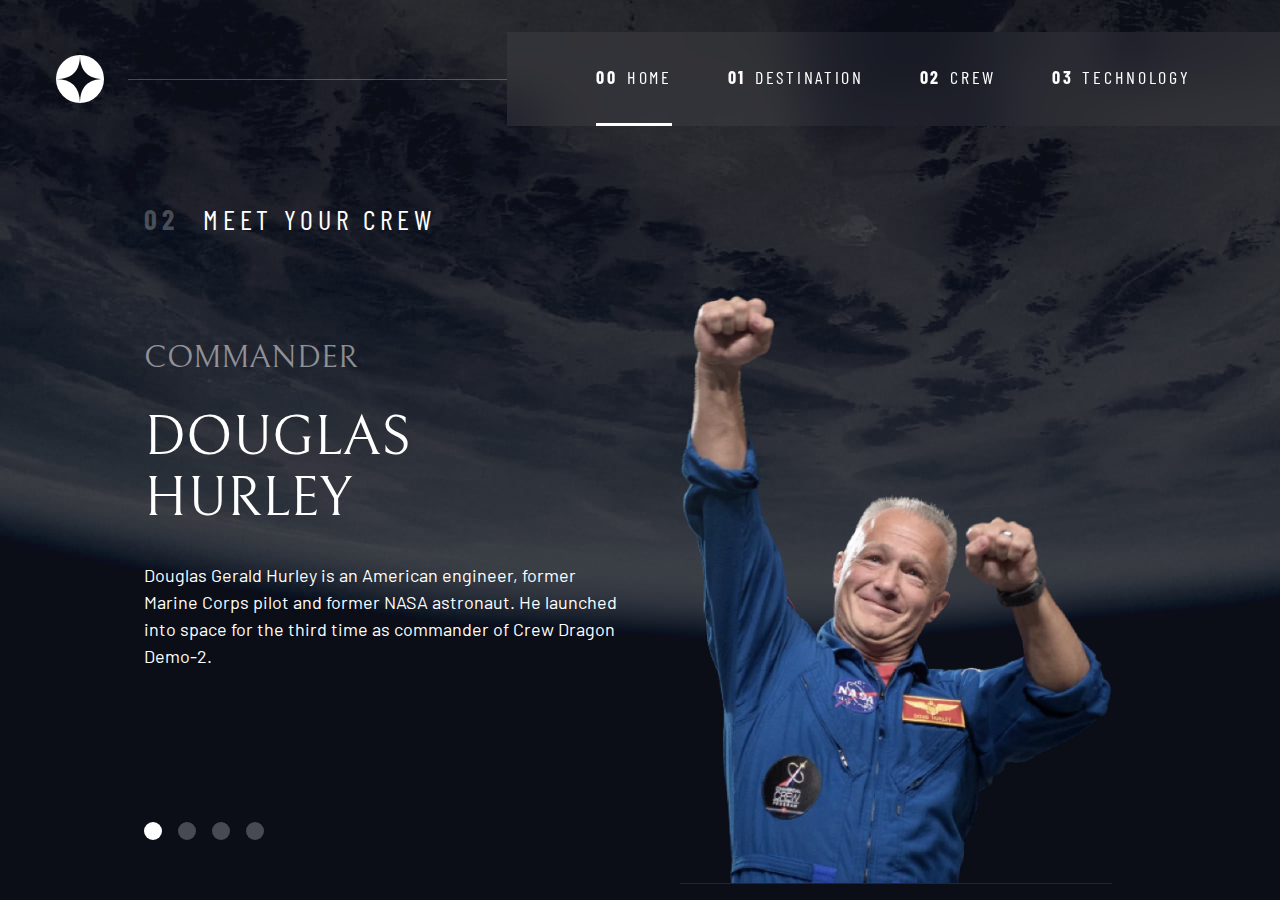
<file: space-tourism-website-main/space-tourism-website-main/starter-code/crew.html>
<!DOCTYPE html>
<html lang="en">
<head>
  <meta charset="UTF-8">
  <meta name="viewport" content="width=device-width, initial-scale=1.0">
  <link rel="preconnect" href="https://fonts.googleapis.com">
  <link rel="preconnect" href="https://fonts.gstatic.com" crossorigin>
  <link href="https://fonts.googleapis.com/css2?family=Barlow+Condensed:wght@400;700&family=Bellefair&family=Barlow:wght@400;700&display=swap" rel="stylesheet">
  <link rel="stylesheet" href="index.css">
  <link rel="icon" type="image/png" sizes="32x32" href="./assets/favicon-32x32.png">
  
  <title>Frontend Mentor | Space tourism website</title>
  <script src="navigation.js" defer></script>
  <script src="tabs.js" defer></script>
</head>

<body class="crew">
  <a class="skip-to-content" href="#main">Skip to content</a>
  <header class="primary-header flex">
    <div>
      <img src="./assets/shared/logo.svg" alt="spaces tourism logo" class="logo">
    </div>
    <!-- hamburger menu -->
    <button class="mobile-nav-toggle "  aria-controls="primary-navigation"><span class="sr-only" aria-expanded="false">Menu</span></button>
    <!-- <button class="mobile-nav-toggle-x x"  aria-controls="primary-navigation"><span class="sr-only" aria-expanded="false">Menu</span></button> -->
    
     <nav >
      <ul id="primary-navigation" data-visiblity="false" class="primary-navigation  underline-indicators flex" >
        <li class="active"><a class="ff-sans-cond uppercase text-white letter-spacing-2" href="index.html"><span aria-hidden="true">00</span>Home</a></li>
        <li><a class="ff-sans-cond uppercase text-white letter-spacing-2" href="destination.html"><span aria-hidden="true">01</span>Destination</a></li>
        <li><a class="ff-sans-cond uppercase text-white letter-spacing-2" href="crew.html"><span aria-hidden="true">02</span>Crew</a></li>
        <li><a class="ff-sans-cond uppercase text-white letter-spacing-2" href="technology.html"><span aria-hidden="true">03</span>Technology</a></li>
      </ul>
      </nav> 

    </header>
    <main id="main" class="grid-container grid-container--crew flow">
      <h1 class="numbered-title"><span aria-hidden="true">02</span> Meet your crew</h1>
      <!-- Dots -->
      <div class="dot-indicators flex "  role="tablist" aria-label="Crew list">
        <button  aria-selected="true" role="tab" aria-controls="commander-tab" tabindex="0" data-image="commander-image"><span class="sr-only">The Commander</span></button>
        <button aria-selected="false" role="tab" aria-controls="mission-tab" tabindex="-1" data-image="mission-image"><span class="sr-only">The Mission Specialist </span></button>
        <button aria-selected="false" role="tab" aria-controls="pilot-tab" tabindex="-1" data-image="pilot-image"><span class="sr-only">The Pilot</span></button>
        <button aria-selected="false" role="tab" aria-controls="engineer-tab"tabindex="-1" data-image="engineer-image"><span class="sr-only">The Flight Engineer</span></button>
    </div>
    
    <!-- article -->
    <!-- douglas hurley -->
    <article class="crew-details flow" tabindex="0" role="tabpanel" id="commander-tab">
      <h2 class="fs-600 ff-serif uppercase">Commander</h2>
      <p class="fs-700 uppercase ff-serif">Douglas Hurley</p>

      <p>Douglas Gerald Hurley is an American engineer, former Marine Corps pilot 
        and former NASA astronaut. He launched into space for the third time as 
        commander of Crew Dragon Demo-2.
      </p>
    </article>

    <!--Mark Shuttleworth  -->
    <article hidden class="crew-details flow" tabindex="0" role="tabpanel" id="mission-tab">
      <h2 class="fs-600 ff-serif uppercase">Mission Specialist</h2>
      <p class="fs-700 uppercase ff-serif">Mark Shuttleworth</p>

      <p>Mark Richard Shuttleworth is the founder and CEO of Canonical, the company behind 
        the Linux-based Ubuntu operating system. Shuttleworth became the first South 
        African to travel to space as a space tourist.
      </p>
    </article>

    <!--Victor Glover-->
    <article hidden class="crew-details flow" tabindex="0" role="tabpanel" id="pilot-tab">
      <h2 class="fs-600 ff-serif uppercase">Pilot</h2>
      <p class="fs-700 uppercase ff-serif">Victor Glover</p>

      <p>Pilot on the first operational flight of the SpaceX Crew Dragon to the 
        International Space Station. Glover is a commander in the U.S. Navy where 
        he pilots an F/A-18.He was a crew member of Expedition 64, and served as a 
        station systems flight engineer.
      </p>
    </article>

    <!--Anousheh Ansari-->
    <article  hidden class="crew-details flow" tabindex="0" role="tabpanel" id="engineer-tab">
      <h2 class="fs-600 ff-serif uppercase">Flight Engineer</h2>
      <p class="fs-700 uppercase ff-serif">Anousheh Ansari</p>

      <p>Anousheh Ansari is an Iranian American engineer and co-founder of Prodea Systems. 
        Ansari was the fourth self-funded space tourist, the first self-funded woman to 
        fly to the ISS, and the first Iranian in space. 
      </p>
    </article>

    <picture  id="commander-image">
      <source srcset="assets/crew/image-douglas-hurley.webp" type="image/webp">
      <img src="assets/crew/image-douglas-hurley.png" alt="Douglas Hurley">
    </picture>

    <picture hidden id="mission-image">
      <!-- <source srcset="assets/image-mark-shuttleworth.webp" type="image/webp"> -->
      <img src="assets/crew/image-mark-shuttleworth.png" alt="Mark Shuttleworth">
    </picture>

    <picture hidden id="pilot-image">
      <!-- <source srcset="assets/image-victor-glover.webp" type="image/webp"> -->
      <img src="assets/crew/image-victor-glover.png" alt="Victor Glover">
    </picture>

    <picture  hidden id="engineer-image">
      <!-- <source srcset="assets/image-anousheh-ansari.webp" type="image/webp"> -->
      <img src="assets/crew/image-anousheh-ansari.png" alt="-Anousheh Ansari">
    </picture>


    </main>
</body>
</html>
</file>
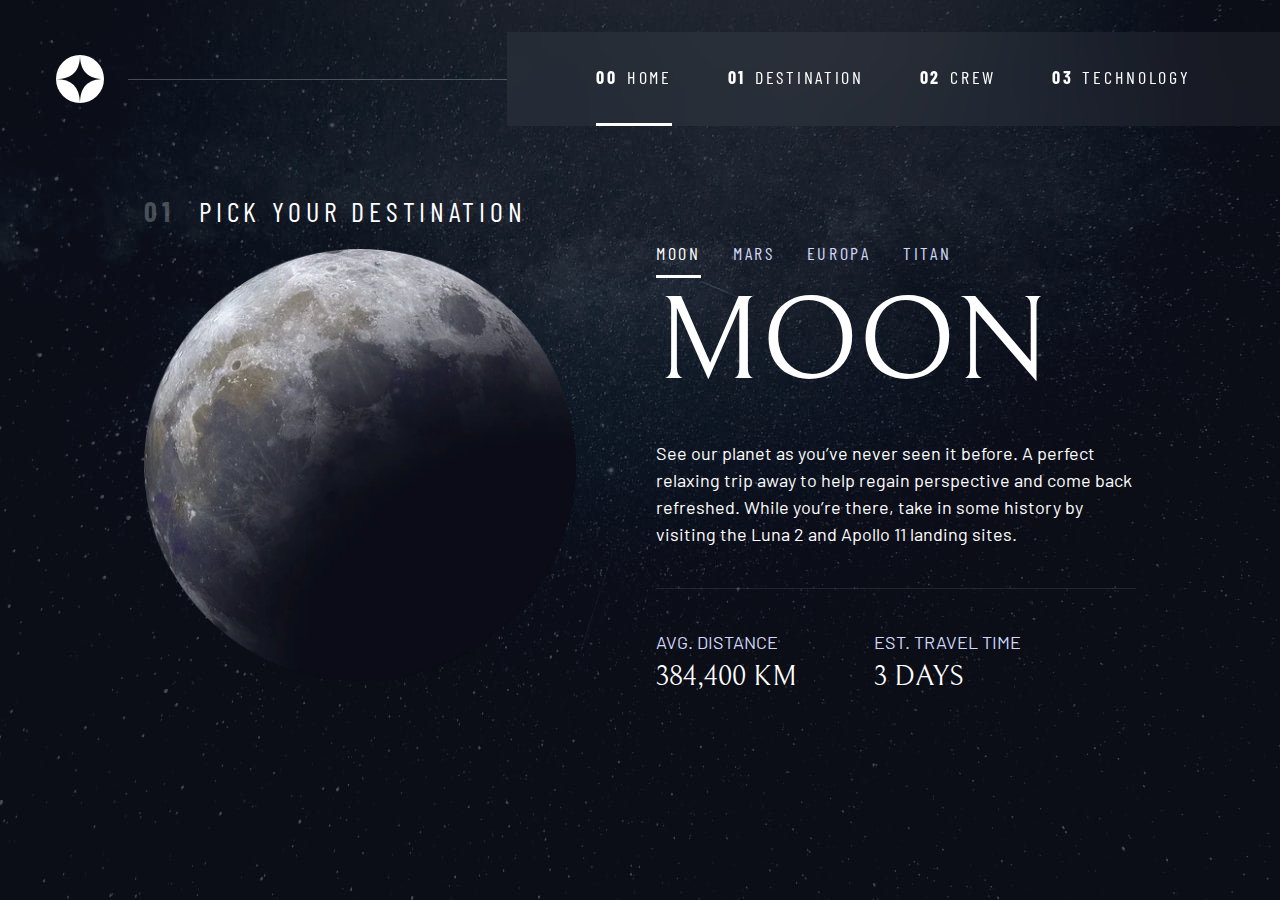
<file: space-tourism-website-main/space-tourism-website-main/starter-code/destination.html>
<!DOCTYPE html>
<html lang="en">
<head>
  <meta charset="UTF-8">
  <meta name="viewport" content="width=device-width, initial-scale=1.0">
  <link rel="preconnect" href="https://fonts.googleapis.com">
  <link rel="preconnect" href="https://fonts.gstatic.com" crossorigin>
  <link href="https://fonts.googleapis.com/css2?family=Barlow+Condensed:wght@400;700&family=Bellefair&family=Barlow:wght@400;700&display=swap" rel="stylesheet">
  <link rel="stylesheet" href="index.css">
  <link rel="icon" type="image/png" sizes="32x32" href="./assets/favicon-32x32.png">
  
  <title>Frontend Mentor | Space tourism website</title>
  <script src="navigation.js" defer></script>
  <script src="tabs.js" defer></script>
</head>

<body class="destination">
  <a class="skip-to-content" href="#main">Skip to content</a>
  <header class="primary-header flex">
    <div>
      <img src="./assets/shared/logo.svg" alt="spaces tourism logo" class="logo">
    </div>
    <!-- hamburger menu -->
    <button class="mobile-nav-toggle "  aria-controls="primary-navigation"><span class="sr-only" aria-expanded="false">Menu</span></button>
    <!-- <button class="mobile-nav-toggle-x x"  aria-controls="primary-navigation"><span class="sr-only" aria-expanded="false">Menu</span></button> -->
    
     <nav >
      <ul id="primary-navigation" data-visiblity="false" class="primary-navigation  underline-indicators flex" >
        <li class="active"><a class="ff-sans-cond uppercase text-white letter-spacing-2" href="index.html"><span aria-hidden="true">00</span>Home</a></li>
        <li><a class="ff-sans-cond uppercase text-white letter-spacing-2" href="destination.html"><span aria-hidden="true">01</span>Destination</a></li>
        <li><a class="ff-sans-cond uppercase text-white letter-spacing-2" href="crew.html"><span aria-hidden="true">02</span>Crew</a></li>
        <li><a class="ff-sans-cond uppercase text-white letter-spacing-2" href="technology.html"><span aria-hidden="true">03</span>Technology</a></li>
      </ul>
      </nav>  
    <!-- my::after is here -->
</header>

<main id="main" class="grid-container grid-container--destination">
  <h1 class="numbered-title"><span aria-hidden="true">01</span> Pick your destination</h1>

  <picture id="moon-image">
    <source srcset="assets/destination/image-moon.webp" type="image/webp">
    <img src="assets/destination/image-moon.png" alt="the moon">
  </picture>
  <picture hidden id="mars-image">
    <source srcset="assets/destination/image-mars.webp" type="image/webp">
    <img src="assets/destination/image-mars.png" alt="the planet mars">
  </picture>
  <picture hidden id="europa-image">
    <source srcset="assets/destination/image-europa.webp" type="image/webp">
    <img src="assets/destination/image-europa.png" alt="the planet europa">
  </picture>
  <picture hidden id="titan-image">
    <source srcset="assets/destination/image-titan.webp" type="image/webp">
    <img src="assets/destination/image-titan.png" alt="the moon titan">
  </picture>
  
  
  <div class="tab-list underline-indicators flex" role="tablist" aria-label="destination list">
      <button aria-selected="true" role="tab" aria-controls="moon-tab" class="uppercase ff-sans-cond text-accent letter-spacing-2" tabindex="0" data-image="moon-image">Moon</button>
      <button aria-selected="false" role="tab" aria-controls="mars-tab" class="uppercase ff-sans-cond text-accent letter-spacing-2" tabindex="-1" data-image="mars-image">Mars</button>
      <button aria-selected="false" role="tab" aria-controls="europa-tab" class="uppercase ff-sans-cond text-accent letter-spacing-2" tabindex="-1" data-image="europa-image">Europa</button>
      <button aria-selected="false" role="tab" aria-controls="titan-tab" class="uppercase ff-sans-cond text-accent letter-spacing-2" tabindex="-1" data-image="titan-image">Titan</button>
  </div>

  <!-- article -->
  <!-- moon -->
  <article class="destination-info flow" id="moon-tab" tabindex="0" role="tabpanel">
    <h1 class="fs-900 uppercase ff-serif text-white"> Moon </h1>

    <p>
      See our planet as you’ve never seen it before. A perfect relaxing trip away to help
      regain perspective and come back refreshed. While you’re there, take in some history
      by visiting the Luna 2 and Apollo 11 landing sites.
    </p>
  
    <div class="destination-meta flex">
      <div>
        <h2 class="text-accent fs-400 uppercase">Avg. distance</h2>
        <p class="ff-serif uppercase">384,400 km</p>
      </div>
      <div>
        <h2 class="text-accent fs-400 uppercase">Est. travel time</h2>
        <p class="ff-serif uppercase">3 days</p>
      </div>
    </div>
  </article>

  <!-- mars -->
  <article hidden class="destination-info flow" id="mars-tab" tabindex="0" role="tabpanel">
    <h1 class="fs-900 uppercase ff-serif text-white"> Mars </h1>

    <p>
      Don’t forget to pack your hiking boots. You’ll need them to tackle Olympus Mons, 
      the tallest planetary mountain in our solar system. It’s two and a half times 
      the size of Everest!
    </p>
  
    <div class="destination-meta flex">
      <div>
        <h2 class="text-accent fs-400 uppercase">Avg. distance</h2>
        <p class="ff-serif uppercase">225 mil. km</p>
      </div>
      <div>
        <h2 class="text-accent fs-400 uppercase">Est. travel time</h2>
        <p class="ff-serif uppercase">9 months</p>
      </div>
    </div>
  </article>
  <!-- europa -->
  <article hidden class="destination-info flow" id="europa-tab" tabindex="0" role="tabpanel">
    <h1 class="fs-900 uppercase ff-serif text-white"> Europa </h1>

    <p>
      The smallest of the four Galilean moons orbiting Jupiter, Europa is a 
      winter lover’s dream. With an icy surface, it’s perfect for a bit of 
      ice skating, curling, hockey, or simple relaxation in your snug 
      wintery cabin.
    </p>
  
    <div class="destination-meta flex">
      <div>
        <h2 class="text-accent fs-400 uppercase">Avg. distance</h2>
        <p class="ff-serif uppercase">628 mil. km</p>
      </div>
      <div>
        <h2 class="text-accent fs-400 uppercase">Est. travel time</h2>
        <p class="ff-serif uppercase">3 years</p>
      </div>
    </div>
  </article>
  <!-- titan -->
  <article hidden class="destination-info flow" id="titan-tab" tabindex="0" role="tabpanel">
    <h1 class="fs-900 uppercase ff-serif text-white"> Titan </h1>

    <p>
      The only moon known to have a dense atmosphere other than Earth, Titan 
      is a home away from home (just a few hundred degrees colder!). As a 
      bonus, you get striking views of the Rings of Saturn.
    </p>
  
    <div class="destination-meta flex">
      <div>
        <h2 class="text-accent fs-400 uppercase">Avg. distance</h2>
        <p class="ff-serif uppercase">1.6 bil. km</p>
      </div>
      <div>
        <h2 class="text-accent fs-400 uppercase">Est. travel time</h2>
        <p class="ff-serif uppercase">7 years</p>
      </div>
    </div>
  </article>



</main>

</body>
</html>
</file>
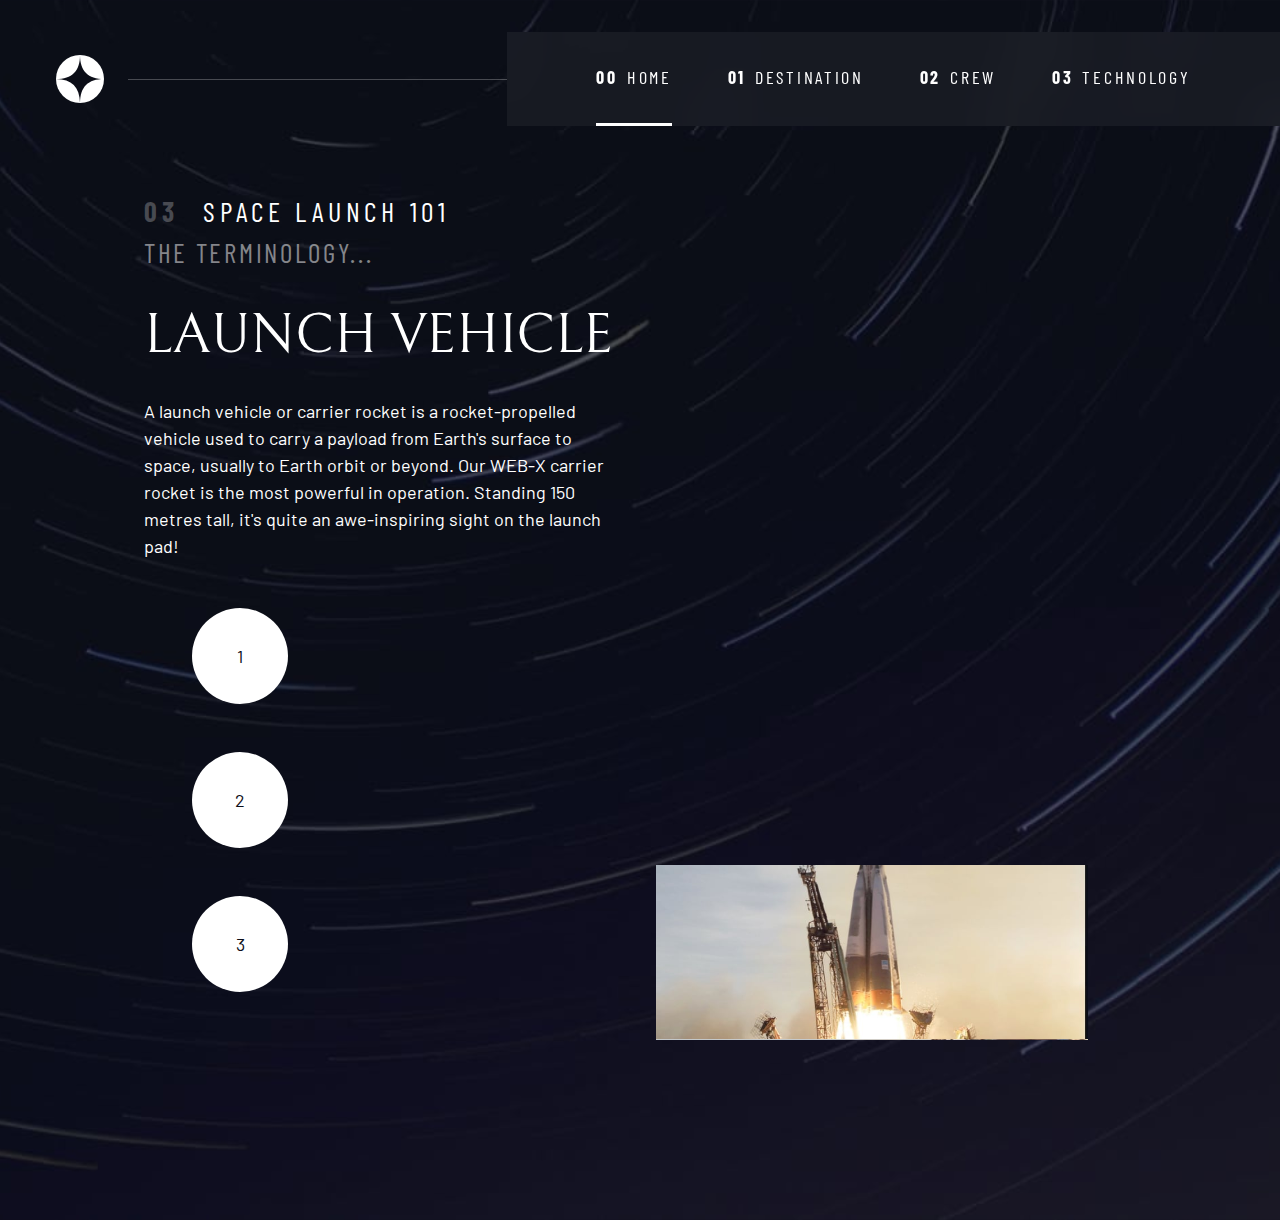
<file: space-tourism-website-main/space-tourism-website-main/starter-code/technology.html>
<!DOCTYPE html>
<html lang="en">
<head>
  <meta charset="UTF-8">
  <meta name="viewport" content="width=device-width, initial-scale=1.0">
  <link rel="preconnect" href="https://fonts.googleapis.com">
  <link rel="preconnect" href="https://fonts.gstatic.com" crossorigin>
  <link href="https://fonts.googleapis.com/css2?family=Barlow+Condensed:wght@400;700&family=Bellefair&family=Barlow:wght@400;700&display=swap" rel="stylesheet">
  <link rel="stylesheet" href="index.css">
  <link rel="icon" type="image/png" sizes="32x32" href="./assets/favicon-32x32.png">
  
  <title>Frontend Mentor | Space tourism website</title>
  <script src="navigation.js" defer></script>
  <script src="tabs.js" defer></script>
</head>
<body class="technology">
  <a class="skip-to-content" href="#main">Skip to content</a>
  <header class="primary-header flex">
    <div>
      <img src="./assets/shared/logo.svg" alt="spaces tourism logo" class="logo">
    </div>
    <!-- hamburger menu -->
    <button class="mobile-nav-toggle "  aria-controls="primary-navigation"><span class="sr-only" aria-expanded="false">Menu</span></button>
    <!-- <button class="mobile-nav-toggle-x x"  aria-controls="primary-navigation"><span class="sr-only" aria-expanded="false">Menu</span></button> -->
    
     <nav >
      <ul id="primary-navigation" data-visiblity="false" class="primary-navigation  underline-indicators flex" >
        <li class="active"><a class="ff-sans-cond uppercase text-white letter-spacing-2" href="index.html"><span aria-hidden="true">00</span>Home</a></li>
        <li><a class="ff-sans-cond uppercase text-white letter-spacing-2" href="destination.html"><span aria-hidden="true">01</span>Destination</a></li>
        <li><a class="ff-sans-cond uppercase text-white letter-spacing-2" href="crew.html"><span aria-hidden="true">02</span>Crew</a></li>
        <li><a class="ff-sans-cond uppercase text-white letter-spacing-2" href="technology.html"><span aria-hidden="true">03</span>Technology</a></li>
      </ul>
      </nav>  
    <!-- my::after is here -->
</header>

<main id="main" class="grid-container grid-container--technology">
  <h1 class="numbered-title"><span aria-hidden="true">03</span> Space launch 101</h1>

  <div class="number-indicators">
    <button aria-selected="true" role="tab" aria-controls="vehicle-tab" tabindex="0" data-image="commander-image" class="active">1</button>
    <button aria-selected="true" role="tab" aria-controls="vehicle-tab" tabindex="-1" data-image="commander-image" class="active">2</button>
    <button aria-selected="true" role="tab" aria-controls="vehicle-tab" tabindex="-1" data-image="commander-image" class="active">3</button>
</div>
  
<!-- article -->
<!-- launch vehicle -->
<article class="technology-details flow" tabindex="0" role="tabpanel" id="vehicle-tab">
  <h2 class="uppercase ff-sans-cond text-accent letter-spacing-2">The terminology...</h2>
  <p class="fs-700 uppercase ff-serif">Launch vehicle</p>

  <p>A launch vehicle or carrier rocket is a rocket-propelled vehicle used to carry a 
  payload from Earth's surface to space, usually to Earth orbit or beyond. Our 
  WEB-X carrier rocket is the most powerful in operation. Standing 150 metres tall, 
  it's quite an awe-inspiring sight on the launch pad!
  </p>  
</article>

<!-- spaceport -->
<article hidden class="technology-details flow" tabindex="0" role="tabpanel" id="spaceport-tab">
  <h2 class="uppercase ff-sans-cond text-accent letter-spacing-2">The terminology...</h2>
  <p class="fs-700 uppercase ff-serif">Spaceport</p>

  <p>A spaceport or cosmodrome is a site for launching (or receiving) spacecraft, 
    by analogy to the seaport for ships or airport for aircraft. Based in the 
    famous Cape Canaveral, our spaceport is ideally situated to take advantage 
    of the Earth’s rotation for launch.
  </p>  
</article>

<!-- capsule -->
<article hidden class="technology-details flow" tabindex="0" role="tabpanel" id="capsule-tab">
  <h2 class="uppercase ff-sans-cond text-accent letter-spacing-2">The terminology...</h2>
  <p class="fs-700 uppercase ff-serif">Capsule</p>

  <p>A space capsule is an often-crewed spacecraft that uses a blunt-body reentry 
    capsule to reenter the Earth's atmosphere without wings. Our capsule is where 
    you'll spend your time during the flight. It includes a space gym, cinema, 
    and plenty of other activities to keep you entertained.
  </p>  
</article>

<!-- picture -->
<picture>
  <img src="assets/technology/image-launch-vehicle-landscape.jpg" alt="">
</picture>

<picture hidden>
  <img src="assets/technology/image-space-capsule-portrait.jpg" alt="">
</picture>

<picture hidden>
  <img src="assets/technology/image-spaceport-portrait.jpg" alt="">
</picture>


</body>
</html>
</file>
<file: space-tourism-website-main/space-tourism-website-main/starter-code/index.css>
/* ------------------- */
/* Custom properties   */
/* ------------------- */

:root {
    /* colors */
    --clr-dark: 230 35% 7%;
    --clr-light: 231 77% 90%;
    --clr-white: 0 0% 100%;
    
    /* font-sizes */
    --fs-900: clamp(5rem, 8vw + 1rem, 9.375rem);
    --fs-800: 3.5rem;
    --fs-700: 1.5rem;
    --fs-600: 1rem;
    --fs-500: 1rem;
    --fs-400: 0.9375rem;
    --fs-300: 1rem;
    --fs-200: 0.875rem;
    
    /* font-families */
    --ff-serif: "Bellefair", serif;
    --ff-sans-cond: "Barlow Condensed", sans-serif;
    --ff-sans-normal: "Barlow", sans-serif;
}

@media (min-width: 35em) {
    :root {
        --fs-800: 5rem;
        --fs-700: 2.5rem;
        --fs-600: 1.5rem;
        --fs-500: 1.25rem;
        --fs-400: 1rem;
    }
}

@media (min-width: 45em) {
    :root {
        /* font-sizes */
        --fs-800: 6.25rem;
        --fs-700: 3.5rem;
        --fs-600: 2rem;
        --fs-500: 1.75rem;
        --fs-400: 1.125rem;
    }
}


/* ------------------- */
/* Reset               */
/* ------------------- */

/* https://piccalil.li/blog/a-modern-css-reset/ */

/* Box sizing */
*,
*::before,
*::after {
    box-sizing: border-box;
}

/* Reset margins */
body,
h1,
h2,
h3,
h4,
h5,
p,
figure,
picture {
    margin: 0; 
}

h1,
h2,
h3,
h4,
h5,
h6,
p {
    font-weight: 400;
}

/* set up the body */
body {
    font-family: var(--ff-sans-normal);
    font-size: var(--fs-400);
    color: hsl( var(--clr-white) );
    background-color: hsl( var(--clr-dark) );
    line-height: 1.5;
    min-height: 100vh;
    
    display: grid;
    grid-template-rows: min-content 1fr;
    
    overflow-x: hidden;
}

/* make images easier to work with */
img,
picutre {
    max-width: 100%;
    display: block;
}

/* make form elements easier to work with */
input,
button,
textarea,
select {
    font: inherit;
}

/* remove animations for people who've turned them off */
@media (prefers-reduced-motion: reduce) {  
  *,
  *::before,
  *::after {
    animation-duration: 0.01ms !important;
    animation-iteration-count: 1 !important;
    transition-duration: 0.01ms !important;
    scroll-behavior: auto !important;
  }
}


/* ------------------- */
/* Utility classes     */
/* ------------------- */

/* general */

.flex {
    display: flex;
    gap: var(--gap, 1rem);
}

.grid {
    display: grid;
    gap: var(--gap, 1rem);
}

.d-block {
    display: block;
}

.flow > *:where(:not(:first-child)) {
    margin-top: var(--flow-space, 1rem);
}

.flow--space-small {
    --flow-space: .75rem;
}

.container {
    padding-inline: 2em;
    margin-inline: auto;
    max-width: 80rem;
}

.sr-only {
  position: absolute; 
  width: 1px;
  height: 1px;
  padding: 0;
  margin: -1px; 
  overflow: hidden;
  clip: rect(0, 0, 0, 0);
  white-space: nowrap; /* added line */
  border: 0;
}

.skip-to-content {
    position: absolute;
    z-index: 9999;
    background: hsl( var(--clr-white) );
    color: hsl( var(--clr-dark) ); 
    padding: .5em 1em;
    margin-inline: auto;
    transform: translateY(-100%);
    transition: transform 250ms ease-in;
}

.skip-to-content:focus {
    transform: translateY(0);
}

/* colors */

.bg-dark { background-color: hsl( var(--clr-dark) );}
.bg-accent { background-color: hsl( var(--clr-light) );}
.bg-white { background-color: hsl( var(--clr-white) );}

.text-dark { color: hsl( var(--clr-dark) );}
.text-accent { color: hsl( var(--clr-light) );}
.text-white { color: hsl( var(--clr-white) );}

/* typography */

.ff-serif { font-family: var(--ff-serif); } 
.ff-sans-cond { font-family: var(--ff-sans-cond); } 
.ff-sans-normal { font-family: var(--ff-sans-normal); } 

.letter-spacing-1 { letter-spacing: 4.75px; } 
.letter-spacing-2 { letter-spacing: 2.7px; } 
.letter-spacing-3 { letter-spacing: 2.35px; } 

.uppercase { text-transform: uppercase; }

.fs-900 { font-size: var(--fs-900); }
.fs-800 { font-size: var(--fs-800); }
.fs-700 { font-size: var(--fs-700); }
.fs-600 { font-size: var(--fs-600); }
.fs-500 { font-size: var(--fs-500); }
.fs-400 { font-size: var(--fs-400); }
.fs-300 { font-size: var(--fs-300); }
.fs-200 { font-size: var(--fs-200); }

.fs-900,
.fs-800,
.fs-700,
.fs-600 {
    line-height: 1.1;
}

.numbered-title {
    font-family: var(--ff-sans-cond);
    font-size: var(--fs-500);
    text-transform: uppercase;
    letter-spacing: 4.72px; 
}

.numbered-title span {
    margin-right: .5em;
    font-weight: 700;
    color: hsl( var(--clr-white) / .25);
}


/* ------------------- */
/* Compontents         */
/* ------------------- */

.large-button {
    font-size: 2rem;
    position: relative;
    z-index: 1;
    display: inline-grid;
    place-items: center;
    padding: 0 2em;
    border-radius: 50%;
    aspect-ratio: 1;
    text-decoration: none;
}

.large-button::after {
    content: '';
    position: absolute;
    z-index: -1;
    width: 100%;
    height: 100%;
    background: hsl( var(--clr-white) / .1);
    border-radius: 50%;
    opacity: 0;
    transition: opacity 500ms linear, transform 750ms ease-in-out;
}
 
.large-button:hover::after,
.large-button:focus::after {
    opacity: 1;
    transform: scale(1.5);
}

/* primary-header */

.logo {
    margin: 1.5rem clamp(1.5rem, 5vw, 3.5rem);
}

.primary-header {
    justify-content: space-between;
    align-items: center;
}

.primary-navigation {
    --gap: clamp(1.5rem, 5vw, 3.5rem);
    --underline-gap: 2rem;
    list-style: none;
    padding: 0;
    margin: 0;
    background: hsl( var(--clr-white) / 0.05);
    backdrop-filter: blur(1.5rem);
}

.primary-navigation a {
    text-decoration: none;
}

.primary-navigation a > span {
    font-weight: 700;
    margin-right: .5em;
}

.mobile-nav-toggle {
    display: none;
}

@media (max-width: 35rem) {
    .primary-navigation {
        --underline-gap: .5rem;
        position: fixed;
        z-index: 1000;
        inset: 0 0 0 30%;
        list-style: none;
        padding: min(20rem, 15vh) 2rem;
        margin: 0;
        flex-direction: column;
        transform: translateX(100%);
        transition: transform 500ms ease-in-out;
    }
    
    .primary-navigation[data-visible="true"] {
        transform: translateX(0);
    }
    
    .primary-navigation.underline-indicators > .active {
       border: 0;
    }
    
    .mobile-nav-toggle {
        display: block;
        position: absolute;
        z-index: 2000;
        right: 1rem;
        top: 2rem;
        background: transparent;
        background-image: url(./assets/shared/icon-hamburger.svg);
        background-repeat: no-repeat;
        background-position: center;
        width: 1.5rem;
        aspect-ratio: 1;
        border: 0;
    }
    
    .mobile-nav-toggle[aria-expanded="true"] {
        background-image: url(./assets/shared/icon-close.svg);
    }
    
    .mobile-nav-toggle:focus-visible {
        outline: 5px solid white;
        outline-offset: 5px;
    }
    
}

@media (min-width: 35em) {
    .primary-navigation {
        padding-inline: clamp(3rem, 7vw, 7rem);
    }
}

@media (min-width: 35em) and (max-width: 44.999em) {
    .primary-navigation a > span {
        display: none;
    }
}

@media (min-width: 45em) {
    
     .primary-header::after {
         content: '';
         display: block;
         position: relative;
         height: 1px;
         width: 100%;
         margin-right: -2.5rem;
         background: hsl( var(--clr-white) / .25);
         order: 1;
     }
     
    nav {
        order: 2;
    }
    
    .primary-navigation {
        margin-block: 2rem;
    }
    
   
}


.underline-indicators > * {
    cursor: pointer;
    padding: var(--underline-gap, .5rem) 0;
    border: 0;
    border-bottom: .2rem solid hsl( var(--clr-white) / 0 );
    background-color: transparent;
}

.underline-indicators > *:hover,
.underline-indicators > *:focus {
    border-color: hsl( var(--clr-white) / .5);
}

.underline-indicators > .active,
.underline-indicators > [aria-selected="true"] {
    color: hsl( var(--clr-white) / 1);
    border-color: hsl( var(--clr-white) / 1); 
}

.tab-list {
    --gap: 2rem;
}

.dot-indicators > * {
    cursor: pointer;
    border: 0;
    border-radius: 50%;
    padding: .5em;
    background-color: hsl( var(--clr-white) / .25);
}
 
.dot-indicators > *:hover,
.dot-indicators > *:focus { 
    background-color: hsl( var(--clr-white) / .5);
}

.dot-indicators > [aria-selected="true"] {
    background-color: hsl( var(--clr-white) / 1); 
}

.number-indicators > * {
    cursor: pointer;
    border-radius: 50%;
    height: 2rem;
    width: 2rem;    
    z-index: 1;
    display: flex;
    flex-direction: column;
    padding: 3rem;
    margin: 3rem;;
    text-align: center;
    text-decoration: none;
    justify-content: center;
    align-items: center;

    background-color: hsl( var(--clr-dark) );
    color: hsl( var(--clr-light) );
    border: solid 1px hsl( var(--clr-white) / .25);
}

.number-indicators >*:hover {
    border: solid 2px hsl(var(--clr-white));
}

.number-indicators >*:focus,
.number-indicators > [aria-selected="true"]{
    color: hsl( var(--clr-dark) );
    background-color: hsl(var(--clr-white));
    border: none;
}

/* ----------------------------- */
/* Page specific background      */
/* ----------------------------- */
body {
    background-size: cover;
    background-position: bottom center;
}
/* home */
.home {
    background-image: url(./assets/home/background-home-mobile.jpg);
}

@media (min-width: 35rem) {
    .home {
        background-position: center center;
        background-image: url(./assets/home/background-home-tablet.jpg);
    }
}

@media (min-width: 45rem) {
    .home {
        background-image: url(./assets/home/background-home-desktop.jpg);
    }
} 

/* destination */
.destination {
    background-image: url(./assets/destination/background-destination-mobile.jpg);
}

@media (min-width: 35rem) {
    .destination {
        background-position: center center;
        background-image: url(./assets/destination/background-destination-tablet.jpg);
    }
}

@media (min-width: 45rem) {
    .destination {
        background-image: url(./assets/destination/background-destination-desktop.jpg);
    }
} 

/* crew */
.crew {
    background-image: url(./assets/home/background-crew-mobile.jpg);
}

@media (min-width: 35rem) {
    .crew {
        background-position: center center;
        background-image: url(./assets/crew/background-crew-tablet.jpg);
    }
}

@media (min-width: 45rem) {
    .crew {
        background-image: url(./assets/crew/background-crew-desktop.jpg);
    }
}

/* technology */

.technology {
    background-image: url(./assets/technology/background-technology-mobile.jpg);
}

@media (min-width: 35rem) {
    .technology {
        background-position: center center;
        background-image: url(./assets/technology/background-technology-tablet.jpg);
    }
}

@media (min-width: 45rem) {
    .technology {
        background-image: url(./assets/technology/background-technology-desktop.jpg);
    }
}



/* ----------------------------- */
/* Layout                        */
/* ----------------------------- */


.grid-container {
    text-align: center;
    display: grid;
    place-items: center;
    padding-inline: 1rem;
    padding-bottom: 4rem;
}

.grid-container p:not([class]) {
    max-width: 50ch;
}

.numbered-title {
    grid-area: title;
}

/* destination layout */

.grid-container--destination {
    --flow-space: 2rem;
    grid-template-areas: 
        'title'
        'image'
        'tabs'
        'content';
}

.grid-container--destination > picture {
    grid-area: image;
    max-width: 60%;
}

.grid-container--destination > .tab-list {
    grid-area: tabs;
}

.grid-container--destination > .destination-info {
    grid-area: content;
}

.grid-container--destination > .crew-info {
    grid-area: content;
}

.destination-meta {
    flex-direction: column;
    border-top: 1px solid hsl( var(--clr-white) / .1);
    padding-top: 2.5rem;
    margin-top: 2.5rem;
}

.destination-meta p {
    font-size: 1.75rem;
}

/* crew layout */

.grid-container--crew {
    --flow-space: 2rem;
    grid-template-areas: 
        'title'
        'image'
        'tabs'
        'content';
}

.grid-container--crew > picture {
    grid-area: image;
    max-width: 60%;
    border-bottom: 1px solid hsl( var(--clr-white) / .1);
}

.grid-container--crew > .dot-indicators {
    grid-area: tabs;
}

.grid-container--crew > .crew-details {
    grid-area: content;
}

.crew-details h2 {
    color: hsl( var(--clr-white) / .5);
}

@media (min-width: 35em) {
    .numbered-title {
        justify-self: start;
        margin-top: 2rem;
    }
    
    .destination-meta {
        flex-direction: row;
        justify-content: space-evenly;
    }
    
    .grid-container--crew {
        padding-bottom: 0;
        grid-template-areas: 
            'title'
            'content'
            'tabs'
            'image';
    }
    
    
}

@media (min-width: 45em) {
    .grid-container {
        text-align: left;
        column-gap: var(--container-gap, 2rem);
        grid-template-columns: minmax(1rem, 1fr) repeat(2, minmax(0, 30rem)) minmax(1rem, 1fr);
    }
    
    .grid-container--home {
        padding-bottom: max(6rem, 20vh);
        align-items: end;
    }
    
    .grid-container--home > *:first-child {
        grid-column: 2;
    }

    .grid-container--home > *:last-child {
        grid-column: 3;
    }
    
    .grid-container--destination {
        justify-items: start;
        align-content: start;
        grid-template-areas: 
            '. title title .'
            '. image tabs .'
            '. image content .';
    }
    
    .grid-container--destination > picture,
    .grid-container--crew > picture{
        max-width: 90%;
    }
     
    .destination-meta {
        --gap: min(6vw, 6rem);
        justify-content: start;
    }
    
    .grid-container--crew {
        grid-template-areas: 
            '. title title .'
            '. content image .'
            '. tabs image .';
    }
    
    .grid-container--crew > .dot-indicators {
        justify-self: start;
    }
    
    /* .grid-container--crew > picture {
        align-self: end;
    } */

}

/* technology layout */

.grid-container--technology {
    --flow-space: 2rem;
    grid-template-areas: 
        'title'
        'image'
        'tabs'
        'content';
}

.grid-container--technology > picture {
    grid-area: image;
    max-width: 60%;
    border-bottom: 1px solid hsl( var(--clr-white) / .1);
    background-image: url(./assets/technology/image-launch-vehicle-landscape.jpg);
}

.grid-container--technology > .number-indicators {
    grid-area: tabs;
}

.grid-container--technology > .technology-details {
    grid-area: content;
}

.technology-details h2 {
    color: hsl( var(--clr-white) / .5);
}

@media (min-width: 35em) {
    .numbered-title {
        justify-self: start;
        margin-top: 2rem;
    }
    
    .destination-meta {
        flex-direction: row;
        justify-content: space-evenly;
    }
    
    .grid-container--technology {
        padding-bottom: 0;
        grid-template-areas: 
            'title'
            'content'
            'tabs'
            'image';
    }
    
    .number-indicators {
        flex-direction:row;
    }
    
}

@media (min-width: 45em) {
    .grid-container {
        text-align: left;
        column-gap: var(--container-gap, 2rem);
        grid-template-columns: minmax(1rem, 1fr) repeat(2, minmax(0, 30rem)) minmax(1rem, 1fr);
    }
    
    .grid-container--technology {
        padding-bottom: max(6rem, 20vh);
        align-items: end;
    }
    
    .grid-container--technology > *:first-child {
        grid-column: 2;
    }

    .grid-container--technology > *:last-child {
        grid-column: 3;
    }
    
    .grid-container--technology {
        justify-items: start;
        align-content: start;
        grid-template-areas: 
            '. title title .'
            '. image tabs .'
            '. image content .';
    }
    
    .grid-container--technology > picture,
    .grid-container--technology > picture{
        max-width: 90%;
    }
     
    .destination-meta {
        --gap: min(6vw, 6rem);
        justify-content: start;
    }
    
    .grid-container--technology {
        grid-template-areas: 
            '. title title .'
            '. content image .'
            '. tabs image .';
    }
    
    .grid-container--technology > .number-indicators {
        justify-self:flex-starts;
    }
    
    /* .grid-container--crew > picture {
        align-self: end;
    } */

}
</file>
